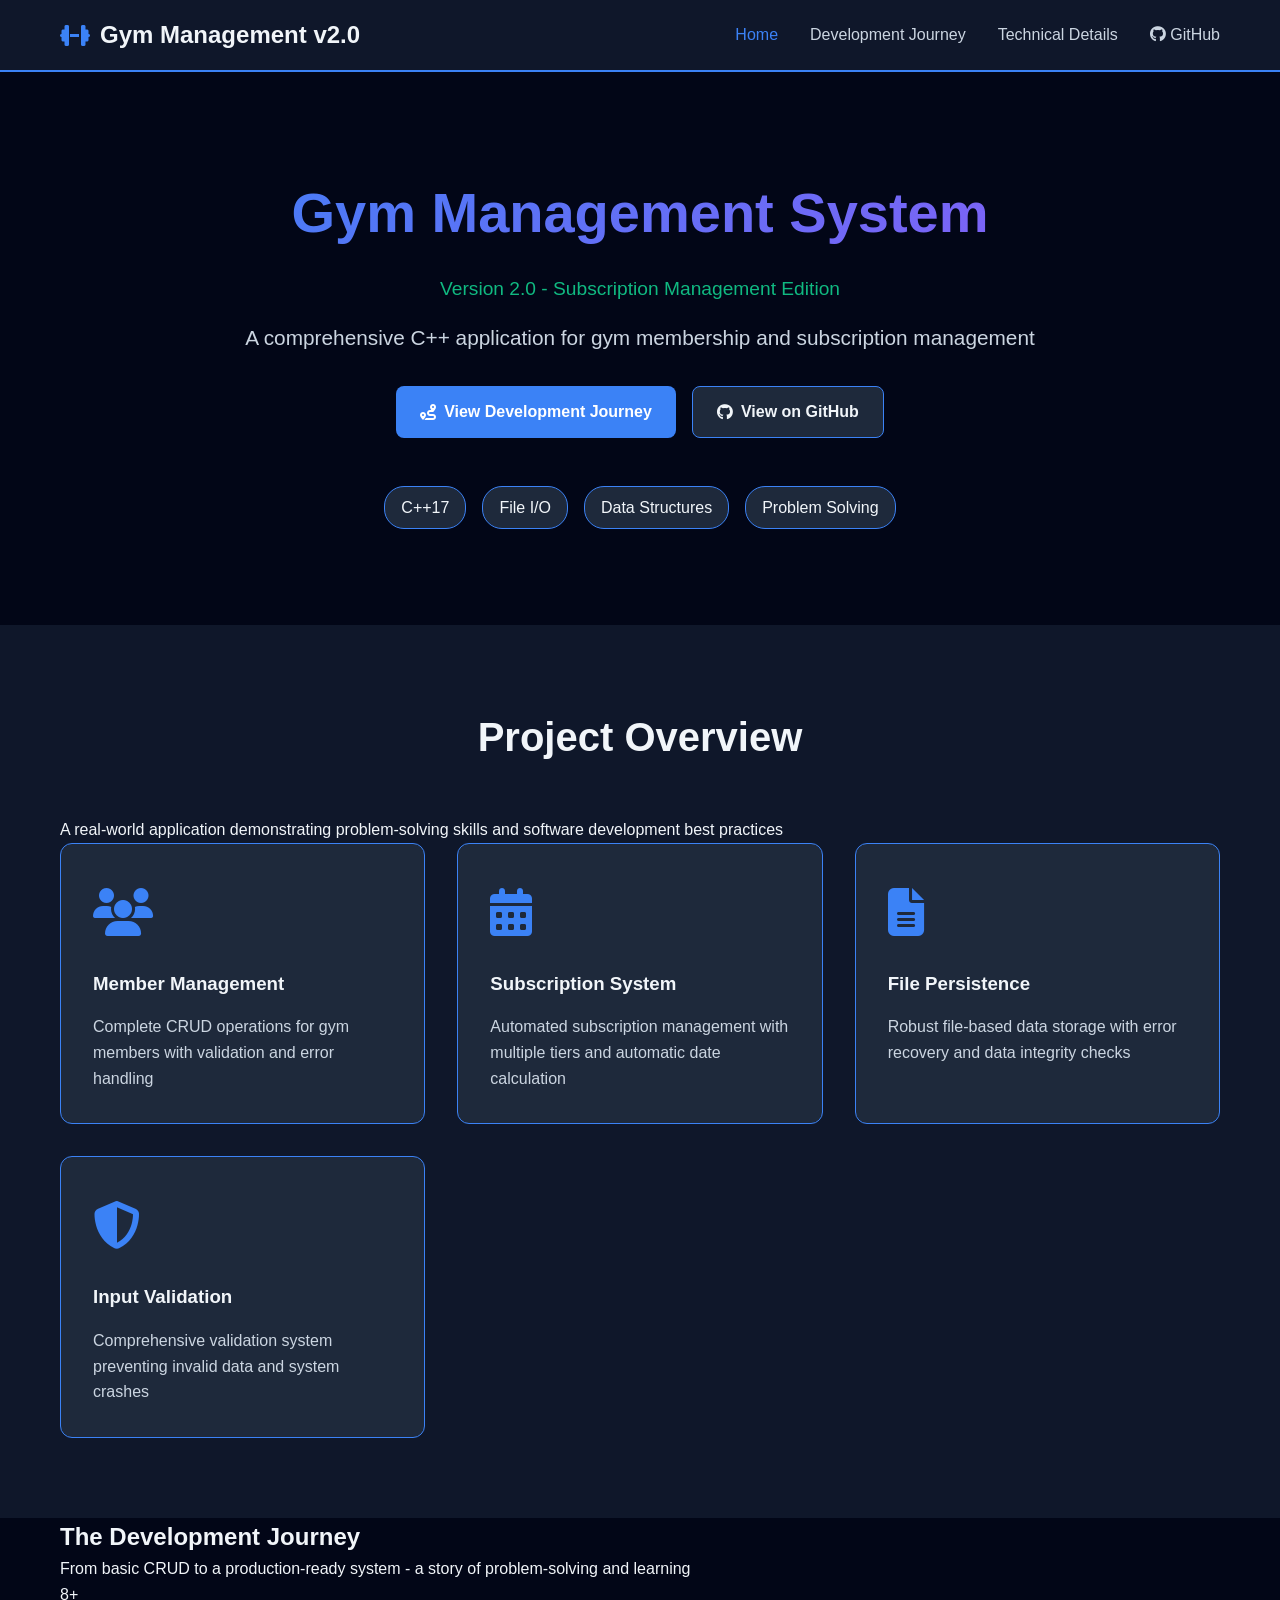
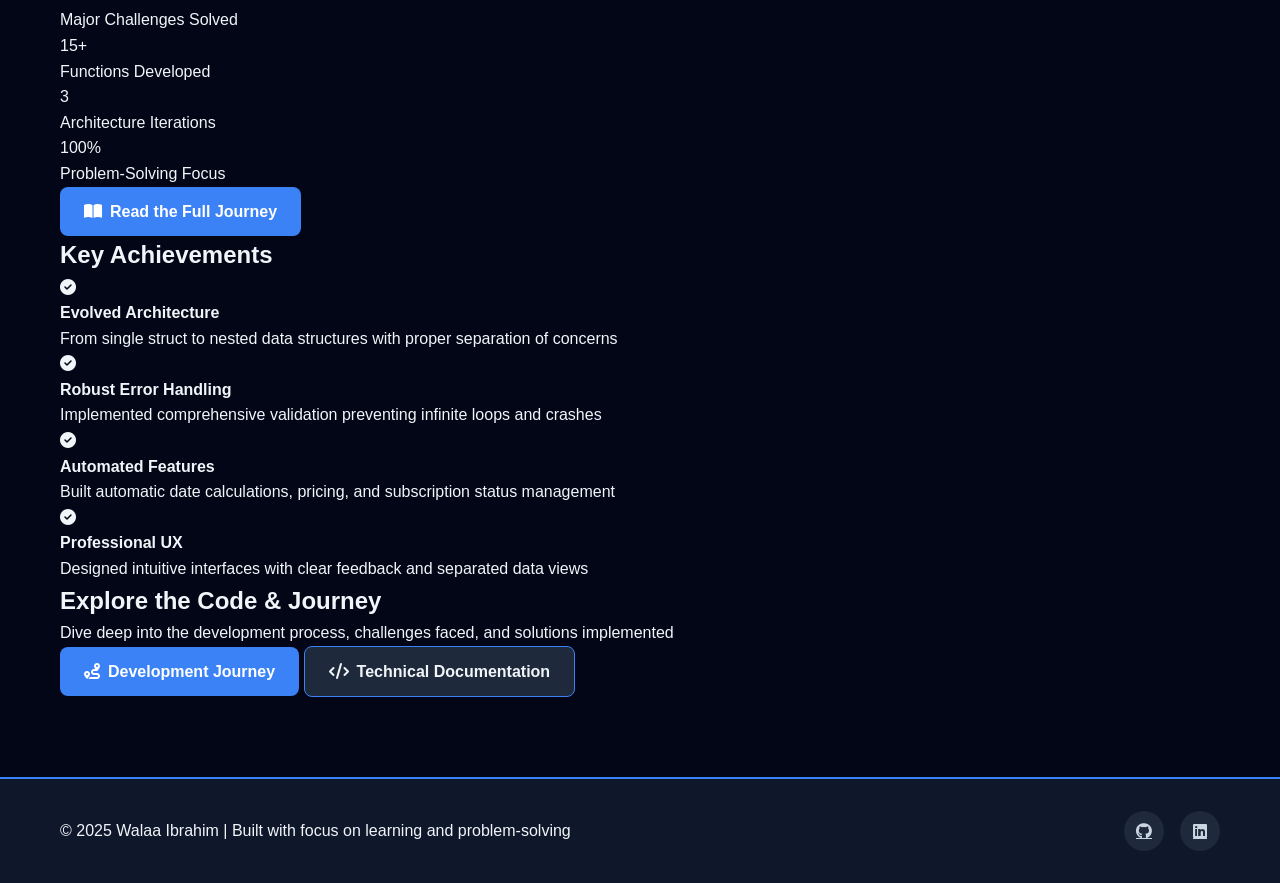
<file: index.html>
<!DOCTYPE html>
<html lang="en">
<head>
    <meta charset="UTF-8">
    <meta name="viewport" content="width=device-width, initial-scale=1.0">
    <title>Gym Management System v2.0 | Portfolio Project</title>
    <link rel="stylesheet" href="css/style.css">
    <link rel="stylesheet" href="https://cdnjs.cloudflare.com/ajax/libs/font-awesome/6.4.0/css/all.min.css">
</head>
<body>
    <!-- Navigation -->
    <nav class="navbar">
        <div class="container">
            <div class="nav-brand">
                <i class="fas fa-dumbbell"></i>
                <span>Gym Management v2.0</span>
            </div>
            <ul class="nav-menu">
                <li><a href="index.html" class="active">Home</a></li>
                <li><a href="journey.html">Development Journey</a></li>
                <li><a href="technical.html">Technical Details</a></li>
                <li><a href="https://github.com/walaa86/gym-management-system" target="_blank">
                    <i class="fab fa-github"></i> GitHub
                </a></li>
            </ul>
        </div>
    </nav>

    <!-- Hero Section -->
    <section class="hero">
        <div class="container">
            <div class="hero-content">
                <h1>Gym Management System</h1>
                <p class="version">Version 2.0 - Subscription Management Edition</p>
                <p class="tagline">A comprehensive C++ application for gym membership and subscription management</p>
                
                <div class="hero-buttons">
                    <a href="journey.html" class="btn btn-primary">
                        <i class="fas fa-route"></i> View Development Journey
                    </a>
                    <a href="https://github.com/walaa86/gym-management-system" class="btn btn-secondary" target="_blank">
                        <i class="fab fa-github"></i> View on GitHub
                    </a>
                </div>

                <div class="tech-stack">
                    <span class="tech-badge">C++17</span>
                    <span class="tech-badge">File I/O</span>
                    <span class="tech-badge">Data Structures</span>
                    <span class="tech-badge">Problem Solving</span>
                </div>
            </div>
        </div>
    </section>

    <!-- Overview Section -->
    <section class="overview">
        <div class="container">
            <h2>Project Overview</h2>
            <p class="section-intro">A real-world application demonstrating problem-solving skills and software development best practices</p>
            
            <div class="features-grid">
                <div class="feature-card">
                    <div class="feature-icon">
                        <i class="fas fa-users"></i>
                    </div>
                    <h3>Member Management</h3>
                    <p>Complete CRUD operations for gym members with validation and error handling</p>
                </div>

                <div class="feature-card">
                    <div class="feature-icon">
                        <i class="fas fa-calendar-alt"></i>
                    </div>
                    <h3>Subscription System</h3>
                    <p>Automated subscription management with multiple tiers and automatic date calculation</p>
                </div>

                <div class="feature-card">
                    <div class="feature-icon">
                        <i class="fas fa-file-alt"></i>
                    </div>
                    <h3>File Persistence</h3>
                    <p>Robust file-based data storage with error recovery and data integrity checks</p>
                </div>

                <div class="feature-card">
                    <div class="feature-icon">
                        <i class="fas fa-shield-alt"></i>
                    </div>
                    <h3>Input Validation</h3>
                    <p>Comprehensive validation system preventing invalid data and system crashes</p>
                </div>
            </div>
        </div>
    </section>

    <!-- Journey Highlight -->
    <section class="journey-highlight">
        <div class="container">
            <h2>The Development Journey</h2>
            <p class="section-intro">From basic CRUD to a production-ready system - a story of problem-solving and learning</p>
            
            <div class="journey-preview">
                <div class="journey-stat">
                    <div class="stat-number">8+</div>
                    <div class="stat-label">Major Challenges Solved</div>
                </div>
                <div class="journey-stat">
                    <div class="stat-number">15+</div>
                    <div class="stat-label">Functions Developed</div>
                </div>
                <div class="journey-stat">
                    <div class="stat-number">3</div>
                    <div class="stat-label">Architecture Iterations</div>
                </div>
                <div class="journey-stat">
                    <div class="stat-number">100%</div>
                    <div class="stat-label">Problem-Solving Focus</div>
                </div>
            </div>

            <a href="journey.html" class="btn btn-primary btn-large">
                <i class="fas fa-book-open"></i> Read the Full Journey
            </a>
        </div>
    </section>

    <!-- Key Achievements -->
    <section class="achievements">
        <div class="container">
            <h2>Key Achievements</h2>
            
            <div class="achievement-list">
                <div class="achievement-item">
                    <i class="fas fa-check-circle"></i>
                    <div>
                        <h4>Evolved Architecture</h4>
                        <p>From single struct to nested data structures with proper separation of concerns</p>
                    </div>
                </div>

                <div class="achievement-item">
                    <i class="fas fa-check-circle"></i>
                    <div>
                        <h4>Robust Error Handling</h4>
                        <p>Implemented comprehensive validation preventing infinite loops and crashes</p>
                    </div>
                </div>

                <div class="achievement-item">
                    <i class="fas fa-check-circle"></i>
                    <div>
                        <h4>Automated Features</h4>
                        <p>Built automatic date calculations, pricing, and subscription status management</p>
                    </div>
                </div>

                <div class="achievement-item">
                    <i class="fas fa-check-circle"></i>
                    <div>
                        <h4>Professional UX</h4>
                        <p>Designed intuitive interfaces with clear feedback and separated data views</p>
                    </div>
                </div>
            </div>
        </div>
    </section>

    <!-- CTA Section -->
    <section class="cta">
        <div class="container">
            <h2>Explore the Code & Journey</h2>
            <p>Dive deep into the development process, challenges faced, and solutions implemented</p>
            
            <div class="cta-buttons">
                <a href="journey.html" class="btn btn-primary btn-large">
                    <i class="fas fa-route"></i> Development Journey
                </a>
                <a href="technical.html" class="btn btn-secondary btn-large">
                    <i class="fas fa-code"></i> Technical Documentation
                </a>
            </div>
        </div>
    </section>

    <!-- Footer -->
    <footer>
        <div class="container">
            <p>&copy; 2025 Walaa Ibrahim | Built with focus on learning and problem-solving</p>
            <div class="social-links">
                <a href="https://github.com/walaa86" target="_blank">
                    <i class="fab fa-github"></i>
                </a>
                <a href="https://linkedin.com/in/walaa-ibrahim" target="_blank">
                    <i class="fab fa-linkedin"></i>
                </a>
            </div>
        </div>
    </footer>

    <script src="js/main.js"></script>
</body>
</html>
</file>
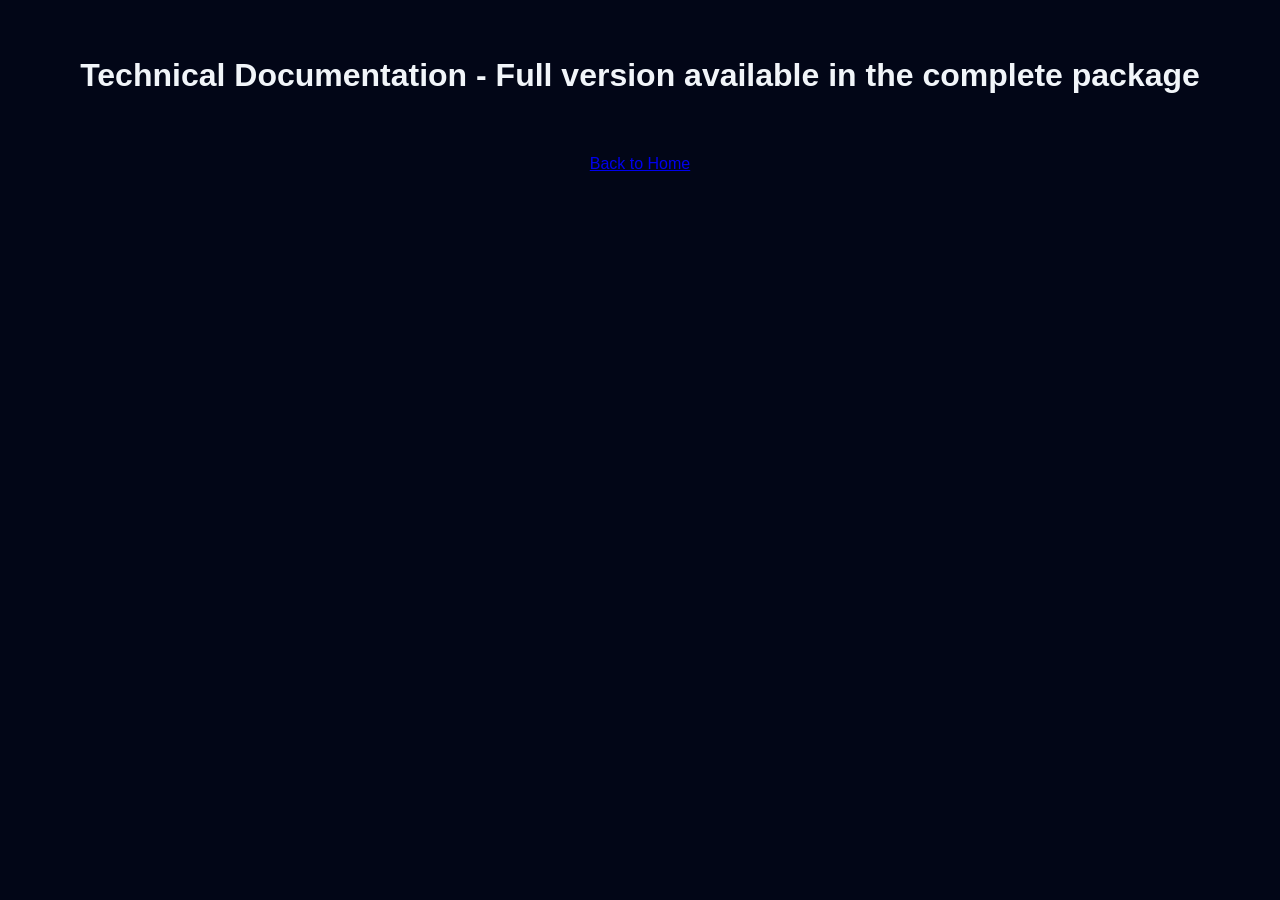
<file: technical.html>
<!DOCTYPE html>
<html lang="en">
<head>
    <meta charset="UTF-8">
    <meta name="viewport" content="width=device-width, initial-scale=1.0">
    <title>Technical Details | Gym Management System v2.0</title>
    <link rel="stylesheet" href="css/style.css">
</head>
<body>
    <h1 style="text-align:center; padding: 50px;">Technical Documentation - Full version available in the complete package</h1>
    <p style="text-align:center;"><a href="index.html">Back to Home</a></p>
</body>
</html>
</file>
<file: css/style.css>
:root {
    --primary-color: #3b82f6;
    --bg-dark: #0f172a;
    --bg-darker: #020617;
    --bg-card: #1e293b;
    --text-primary: #f1f5f9;
    --text-secondary: #cbd5e1;
}

* {
    margin: 0;
    padding: 0;
    box-sizing: border-box;
}

body {
    font-family: 'Segoe UI', Tahoma, Geneva, Verdana, sans-serif;
    background: var(--bg-darker);
    color: var(--text-primary);
    line-height: 1.6;
}

.container {
    max-width: 1200px;
    margin: 0 auto;
    padding: 0 20px;
}

.navbar {
    background: var(--bg-dark);
    padding: 1rem 0;
    position: sticky;
    top: 0;
    z-index: 1000;
    border-bottom: 2px solid var(--primary-color);
}

.navbar .container {
    display: flex;
    justify-content: space-between;
    align-items: center;
}

.nav-brand {
    display: flex;
    align-items: center;
    gap: 10px;
    font-size: 1.5rem;
    font-weight: bold;
}

.nav-brand i {
    color: var(--primary-color);
}

.nav-menu {
    display: flex;
    list-style: none;
    gap: 2rem;
}

.nav-menu a {
    color: var(--text-secondary);
    text-decoration: none;
    transition: color 0.3s;
}

.nav-menu a:hover,
.nav-menu a.active {
    color: var(--primary-color);
}

.hero {
    padding: 6rem 0;
    text-align: center;
}

.hero h1 {
    font-size: 3.5rem;
    margin-bottom: 1rem;
    background: linear-gradient(135deg, var(--primary-color), #8b5cf6);
    -webkit-background-clip: text;
    -webkit-text-fill-color: transparent;
}

.hero .version {
    font-size: 1.2rem;
    color: #10b981;
    margin-bottom: 1rem;
}

.hero .tagline {
    font-size: 1.3rem;
    color: var(--text-secondary);
    margin-bottom: 2rem;
}

.hero-buttons {
    display: flex;
    gap: 1rem;
    justify-content: center;
    margin-bottom: 3rem;
}

.btn {
    display: inline-flex;
    align-items: center;
    gap: 0.5rem;
    padding: 0.75rem 1.5rem;
    border-radius: 8px;
    text-decoration: none;
    font-weight: 600;
    transition: all 0.3s;
}

.btn-primary {
    background: var(--primary-color);
    color: white;
}

.btn-primary:hover {
    background: #2563eb;
    transform: translateY(-2px);
}

.btn-secondary {
    background: var(--bg-card);
    color: var(--text-primary);
    border: 1px solid var(--primary-color);
}

.tech-stack {
    display: flex;
    gap: 1rem;
    justify-content: center;
    flex-wrap: wrap;
}

.tech-badge {
    background: var(--bg-card);
    padding: 0.5rem 1rem;
    border-radius: 20px;
    border: 1px solid var(--primary-color);
}

.overview {
    background: var(--bg-dark);
    padding: 5rem 0;
}

.overview h2 {
    font-size: 2.5rem;
    text-align: center;
    margin-bottom: 3rem;
}

.features-grid {
    display: grid;
    grid-template-columns: repeat(auto-fit, minmax(280px, 1fr));
    gap: 2rem;
}

.feature-card {
    background: var(--bg-card);
    padding: 2rem;
    border-radius: 12px;
    border: 1px solid var(--primary-color);
    transition: transform 0.3s;
}

.feature-card:hover {
    transform: translateY(-5px);
}

.feature-icon {
    font-size: 3rem;
    color: var(--primary-color);
    margin-bottom: 1rem;
}

.feature-card h3 {
    margin-bottom: 1rem;
}

.feature-card p {
    color: var(--text-secondary);
}

footer {
    background: var(--bg-dark);
    padding: 2rem 0;
    text-align: center;
    border-top: 2px solid var(--primary-color);
    margin-top: 5rem;
}

footer .container {
    display: flex;
    justify-content: space-between;
    align-items: center;
}

.social-links {
    display: flex;
    gap: 1rem;
}

.social-links a {
    width: 40px;
    height: 40px;
    background: var(--bg-card);
    border-radius: 50%;
    display: flex;
    align-items: center;
    justify-content: center;
    color: var(--text-secondary);
    transition: all 0.3s;
}

.social-links a:hover {
    background: var(--primary-color);
    color: white;
}
</file>
